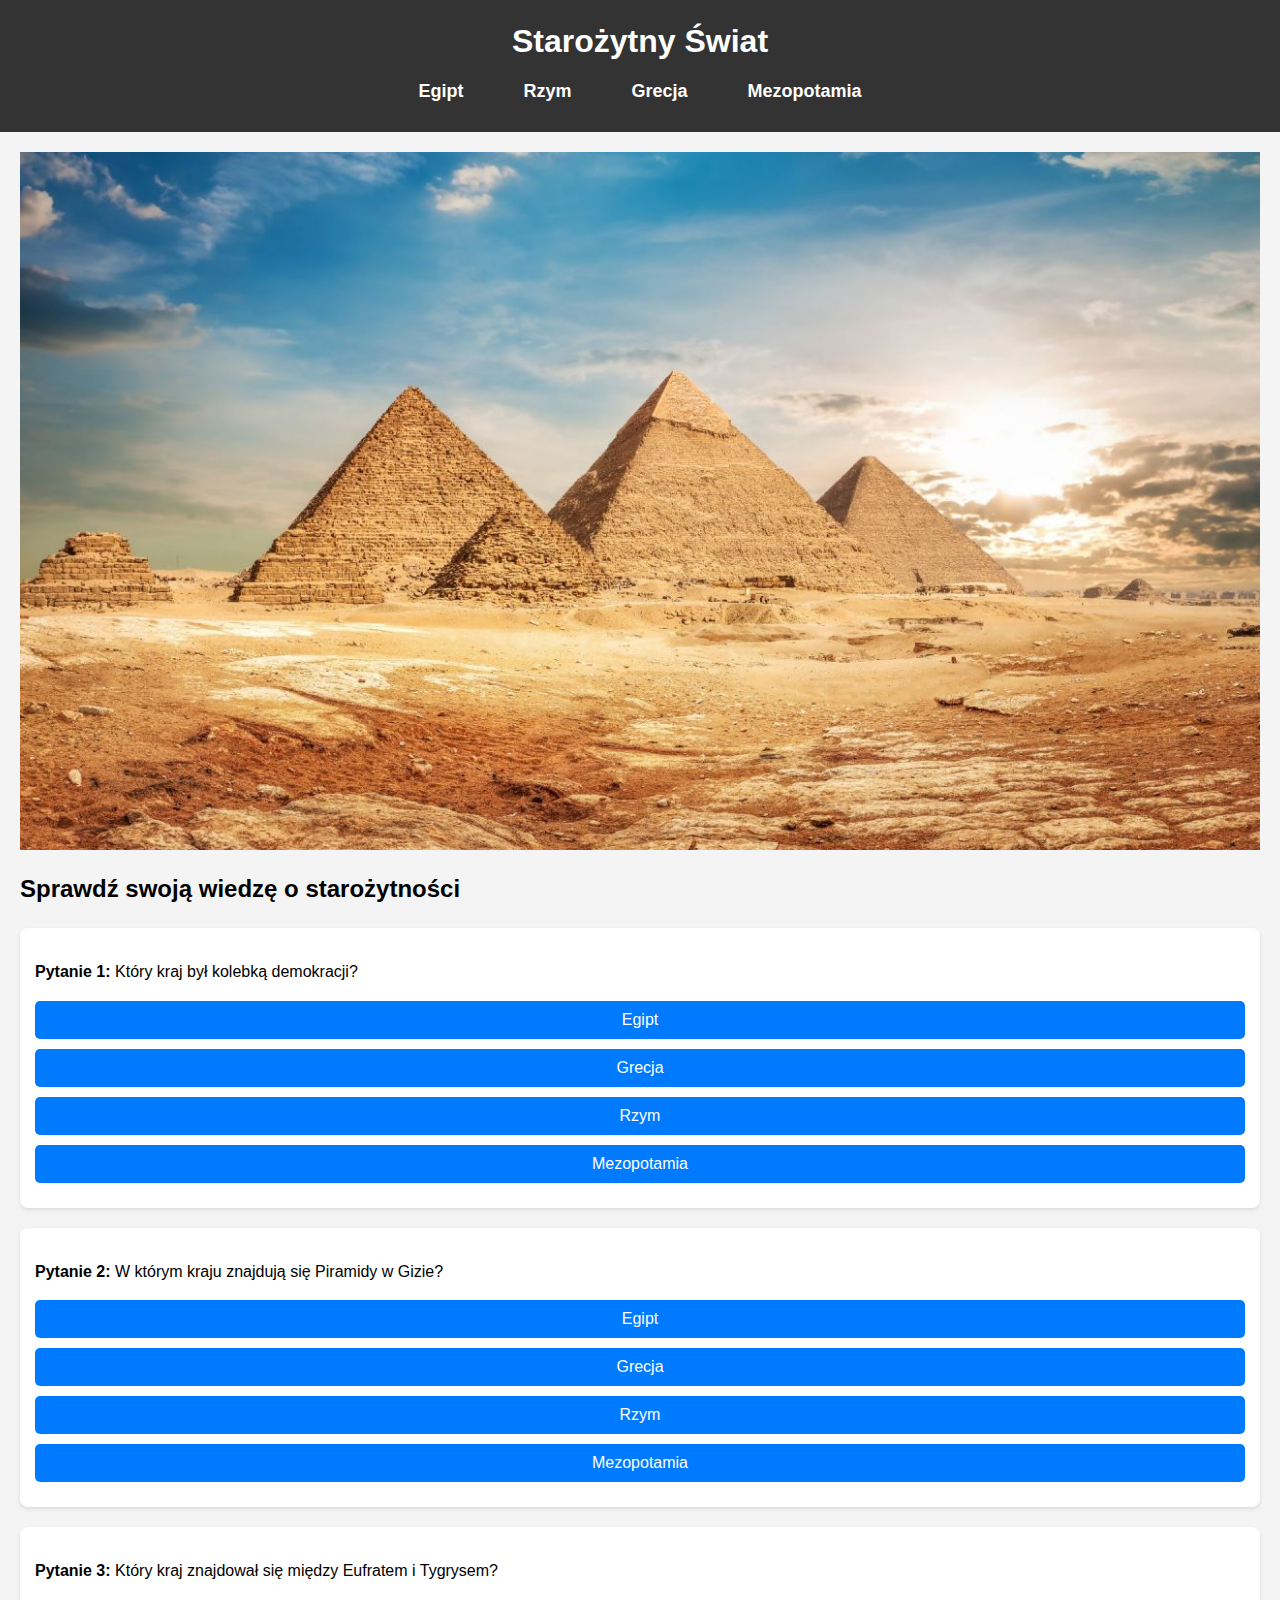
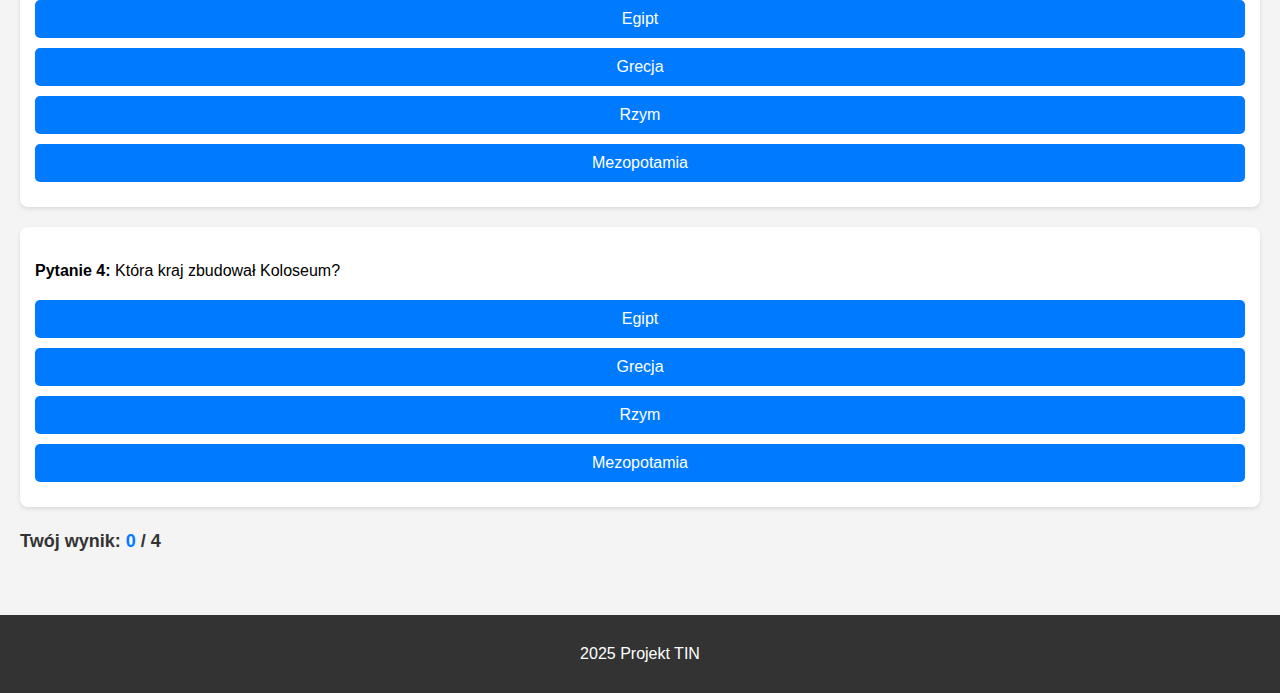
<file: index.html>
<!DOCTYPE html>
<html lang="en">
<head>
    <meta charset="UTF-8">
    <meta name="viewport" content="width=device-width, initial-scale=1.0">
    <title>Starożytny Świat</title>
    <link rel="stylesheet" href="style.css">
</head>
<body>
    <header>
        <h1>Starożytny Świat</h1>
        <nav>
            <ul>
                <li><a href="egypt.html">Egipt</a></li>
                <li><a href="rome.html">Rzym</a></li>
                <li><a href="greece.html">Grecja</a></li>
                <li><a href="mesopotamia.html">Mezopotamia</a></li>
            </ul>
        </nav>
    </header>
    <main>
        <div class="slider">
            <div class="slides">
                <img src="images/egypt.jpg" alt="Starożytny Egipt">
                <img src="images/rome.jpg" alt="Starożytny Rzym">
                <img src="images/greece.jpg" alt="Starożytna Grecja">
                <img src="images/mesopotamia.jpg" alt="Mezopotamia">
            </div>
        </div>        
        <section>
            <h2>Sprawdź swoją wiedzę o starożytności</h2>
            <div id="quiz">
                <div class="question">
                    <p><strong>Pytanie 1:</strong> Który kraj był kolebką demokracji?</p>
                    <button class="answer">Egipt</button>
                    <button class="answer" data-correct="true">Grecja</button>
                    <button class="answer">Rzym</button>
                    <button class="answer">Mezopotamia</button>
                    <div class="feedback hidden"></div>
                </div>
                <div class="question">
                    <p><strong>Pytanie 2:</strong> W którym kraju znajdują się Piramidy w Gizie?</p>
                    <button class="answer" data-correct="true">Egipt</button>
                    <button class="answer">Grecja</button>
                    <button class="answer">Rzym</button>
                    <button class="answer">Mezopotamia</button>
                    <div class="feedback hidden"></div>
                </div>
                <div class="question">
                    <p><strong>Pytanie 3:</strong> Który kraj znajdował się między Eufratem i Tygrysem?</p>
                    <button class="answer">Egipt</button>
                    <button class="answer">Grecja</button>
                    <button class="answer">Rzym</button>
                    <button class="answer" data-correct="true">Mezopotamia</button>
                    <div class="feedback hidden"></div>
                </div>
                <div class="question">
                    <p><strong>Pytanie 4:</strong> Która kraj zbudował Koloseum?</p>
                    <button class="answer">Egipt</button>
                    <button class="answer">Grecja</button>
                    <button class="answer" data-correct="true">Rzym</button>
                    <button class="answer">Mezopotamia</button>
                    <div class="feedback hidden"></div>
                </div>
            </div>
            <p id="score">Twój wynik: <span id="score-value">0</span> / 4</p>
        </section>
    </main>
    <footer>
        <p>2025 Projekt TIN</p>
    </footer>
    <script src="script.js"></script>
</body>
</html>
</file>
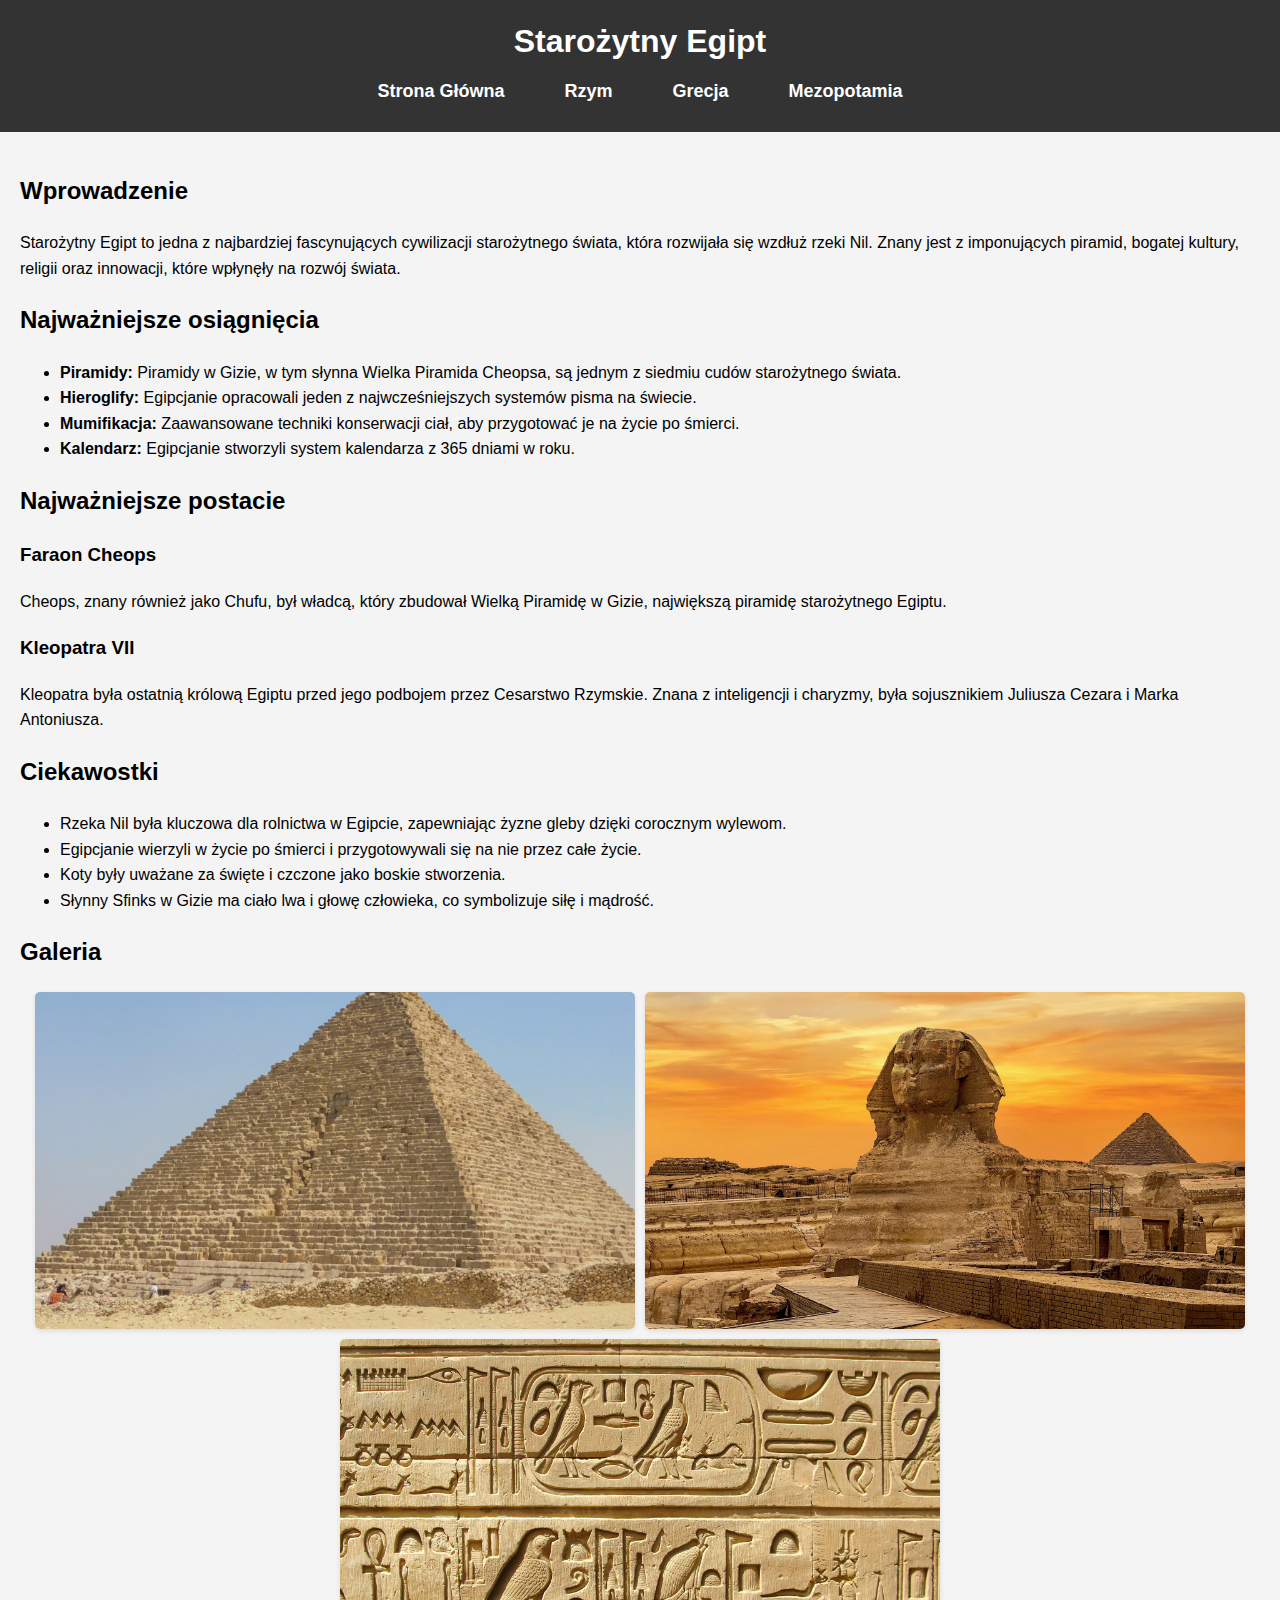
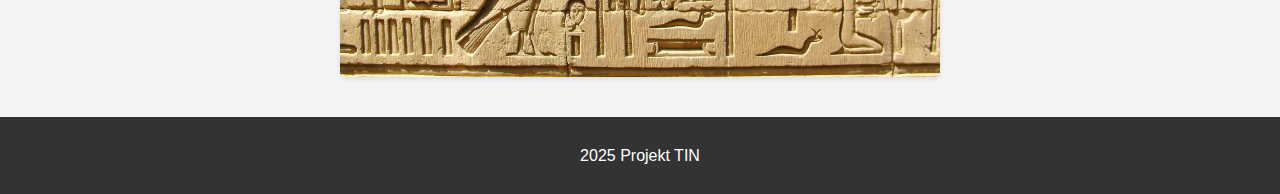
<file: egypt.html>
<!DOCTYPE html>
<html lang="en">
<head>
    <meta charset="UTF-8">
    <meta name="viewport" content="width=device-width, initial-scale=1.0">
    <title>Starożytny Egipt</title>
    <link rel="stylesheet" href="style.css">
</head>
<body>
    <header>
        <h1>Starożytny Egipt</h1>
        <nav>
            <ul>
                <li><a href="index.html">Strona Główna</a></li>
                <li><a href="rome.html">Rzym</a></li>
                <li><a href="greece.html">Grecja</a></li>
                <li><a href="mesopotamia.html">Mezopotamia</a></li>
            </ul>
        </nav>
    </header>
    <main>
        <section>
            <h2>Wprowadzenie</h2>
            <p>Starożytny Egipt to jedna z najbardziej fascynujących cywilizacji starożytnego świata, która rozwijała się wzdłuż rzeki Nil. Znany jest z imponujących piramid, bogatej kultury, religii oraz innowacji, które wpłynęły na rozwój świata.</p>
        </section>

        <section>
            <h2>Najważniejsze osiągnięcia</h2>
            <ul>
                <li><strong>Piramidy:</strong> Piramidy w Gizie, w tym słynna Wielka Piramida Cheopsa, są jednym z siedmiu cudów starożytnego świata.</li>
                <li><strong>Hieroglify:</strong> Egipcjanie opracowali jeden z najwcześniejszych systemów pisma na świecie.</li>
                <li><strong>Mumifikacja:</strong> Zaawansowane techniki konserwacji ciał, aby przygotować je na życie po śmierci.</li>
                <li><strong>Kalendarz:</strong> Egipcjanie stworzyli system kalendarza z 365 dniami w roku.</li>
            </ul>
        </section>

        <section>
            <h2>Najważniejsze postacie</h2>
            <article>
                <h3>Faraon Cheops</h3>
                <p>Cheops, znany również jako Chufu, był władcą, który zbudował Wielką Piramidę w Gizie, największą piramidę starożytnego Egiptu.</p>
            </article>
            <article>
                <h3>Kleopatra VII</h3>
                <p>Kleopatra była ostatnią królową Egiptu przed jego podbojem przez Cesarstwo Rzymskie. Znana z inteligencji i charyzmy, była sojusznikiem Juliusza Cezara i Marka Antoniusza.</p>
            </article>
        </section>

        <section>
            <h2>Ciekawostki</h2>
            <ul>
                <li>Rzeka Nil była kluczowa dla rolnictwa w Egipcie, zapewniając żyzne gleby dzięki corocznym wylewom.</li>
                <li>Egipcjanie wierzyli w życie po śmierci i przygotowywali się na nie przez całe życie.</li>
                <li>Koty były uważane za święte i czczone jako boskie stworzenia.</li>
                <li>Słynny Sfinks w Gizie ma ciało lwa i głowę człowieka, co symbolizuje siłę i mądrość.</li>
            </ul>
        </section>

        <section>
            <h2>Galeria</h2>
            <div class="gallery">
                <img src="images/pyramid.jpg" alt="Piramidy w Gizie" title="Piramidy w Gizie">
                <img src="images/sphinx.jpg" alt="Sfinks" title="Sfinks">
                <img src="images/hieroglyphs.jpg" alt="Hieroglify" title="Hieroglify">
            </div>
        </section>
    </main>
    <footer>
        <p>2025 Projekt TIN</p>
    </footer>
</body>
</html>
</file>
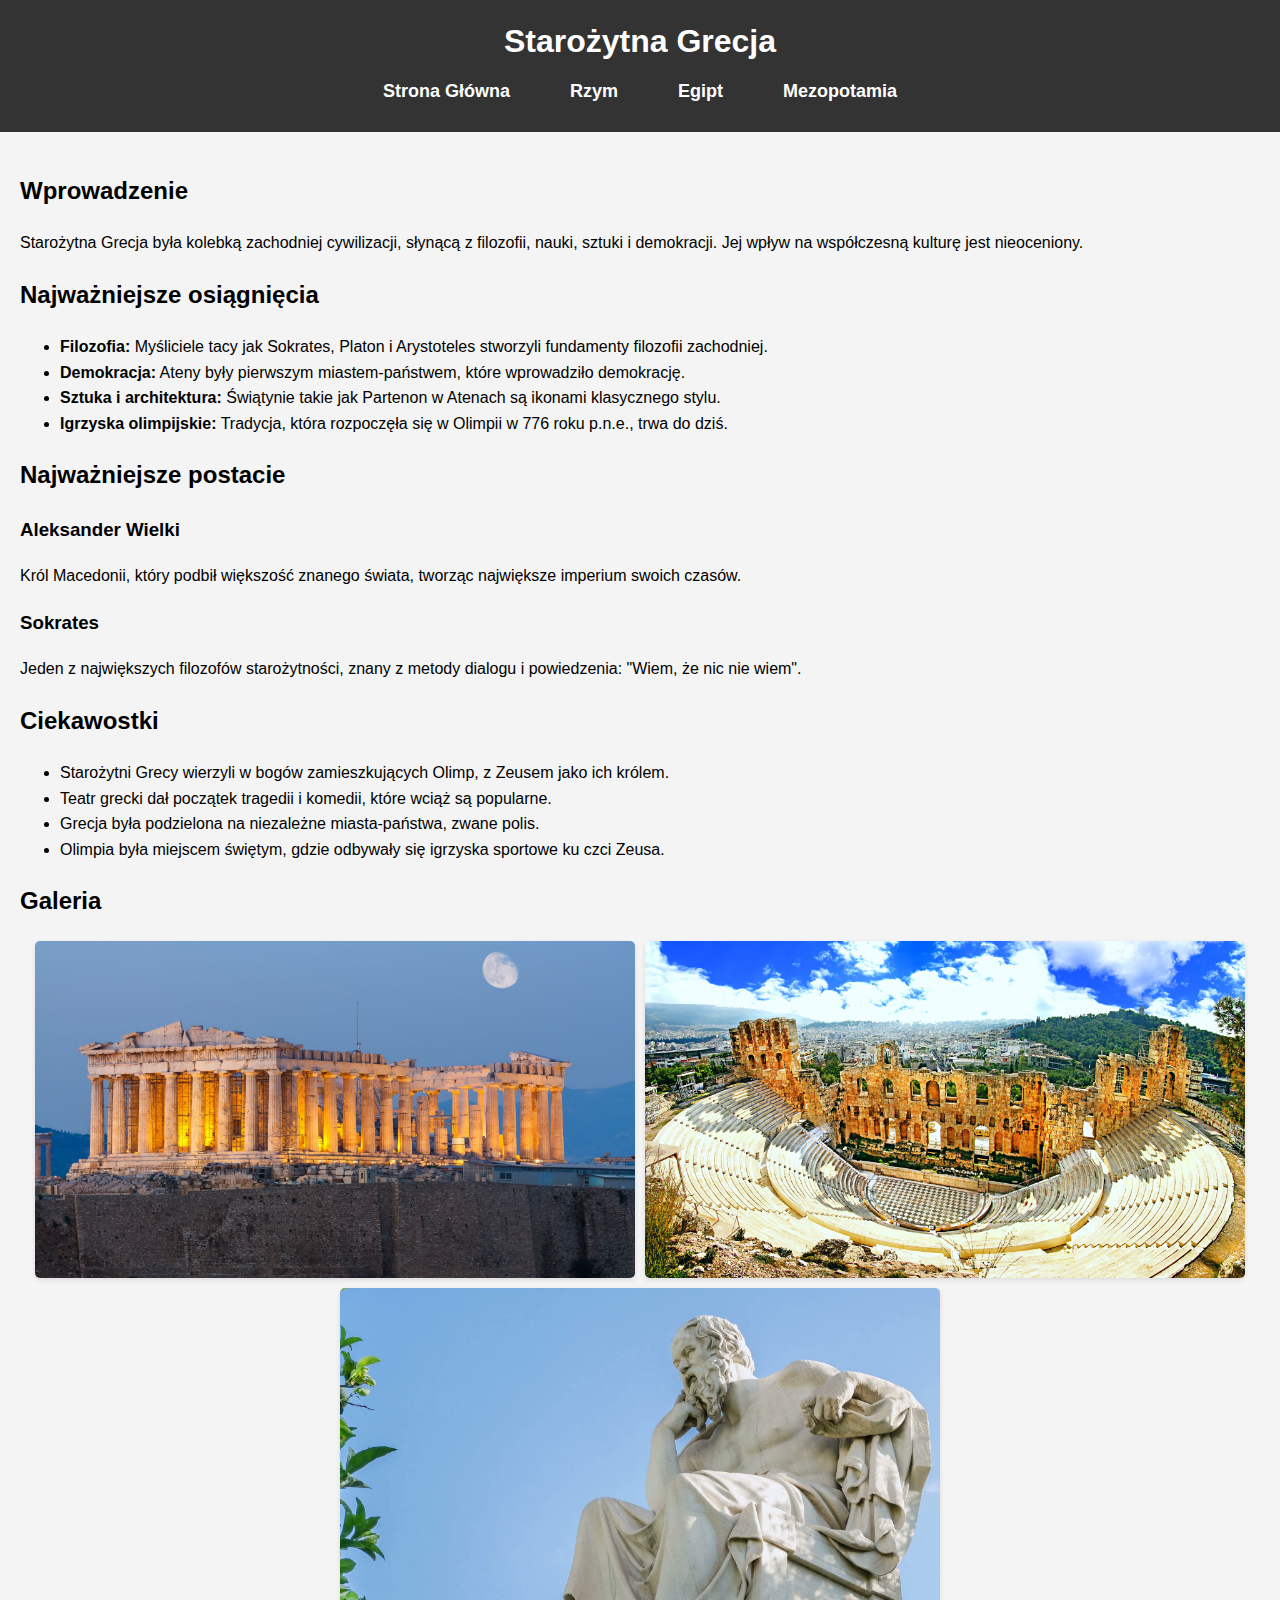
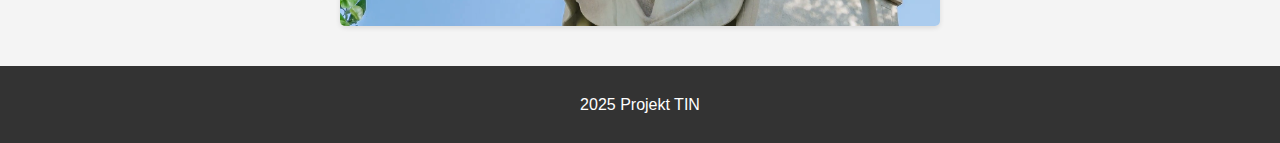
<file: greece.html>
<!DOCTYPE html>
<html lang="en">
<head>
    <meta charset="UTF-8">
    <meta name="viewport" content="width=device-width, initial-scale=1.0">
    <title>Starożytna Grecja</title>
    <link rel="stylesheet" href="style.css">
</head>
<body>
    <header>
        <h1>Starożytna Grecja</h1>
        <nav>
            <ul>
                <li><a href="index.html">Strona Główna</a></li>
                <li><a href="rome.html">Rzym</a></li>
                <li><a href="egypt.html">Egipt</a></li>
                <li><a href="mesopotamia.html">Mezopotamia</a></li>
            </ul>
        </nav>
    </header>
    <main>
        <section>
            <h2>Wprowadzenie</h2>
            <p>Starożytna Grecja była kolebką zachodniej cywilizacji, słynącą z filozofii, nauki, sztuki i demokracji. Jej wpływ na współczesną kulturę jest nieoceniony.</p>
        </section>

        <section>
            <h2>Najważniejsze osiągnięcia</h2>
            <ul>
                <li><strong>Filozofia:</strong> Myśliciele tacy jak Sokrates, Platon i Arystoteles stworzyli fundamenty filozofii zachodniej.</li>
                <li><strong>Demokracja:</strong> Ateny były pierwszym miastem-państwem, które wprowadziło demokrację.</li>
                <li><strong>Sztuka i architektura:</strong> Świątynie takie jak Partenon w Atenach są ikonami klasycznego stylu.</li>
                <li><strong>Igrzyska olimpijskie:</strong> Tradycja, która rozpoczęła się w Olimpii w 776 roku p.n.e., trwa do dziś.</li>
            </ul>
        </section>

        <section>
            <h2>Najważniejsze postacie</h2>
            <article>
                <h3>Aleksander Wielki</h3>
                <p>Król Macedonii, który podbił większość znanego świata, tworząc największe imperium swoich czasów.</p>
            </article>
            <article>
                <h3>Sokrates</h3>
                <p>Jeden z największych filozofów starożytności, znany z metody dialogu i powiedzenia: "Wiem, że nic nie wiem".</p>
            </article>
        </section>

        <section>
            <h2>Ciekawostki</h2>
            <ul>
                <li>Starożytni Grecy wierzyli w bogów zamieszkujących Olimp, z Zeusem jako ich królem.</li>
                <li>Teatr grecki dał początek tragedii i komedii, które wciąż są popularne.</li>
                <li>Grecja była podzielona na niezależne miasta-państwa, zwane polis.</li>
                <li>Olimpia była miejscem świętym, gdzie odbywały się igrzyska sportowe ku czci Zeusa.</li>
            </ul>
        </section>

        <section>
            <h2>Galeria</h2>
            <div class="gallery">
                <img src="images/partenon.jpg" alt="Partenon w Atenach" title="Partenon">
                <img src="images/amphitheater.jpg" alt="Amfiteatr" title="Amfiteatr">
                <img src="images/sokrates.jpg" alt="Sokrates" title="Sokrates">
            </div>
        </section>
    </main>
    <footer>
        <p>2025 Projekt TIN</p>
    </footer>
</body>
</html>
</file>
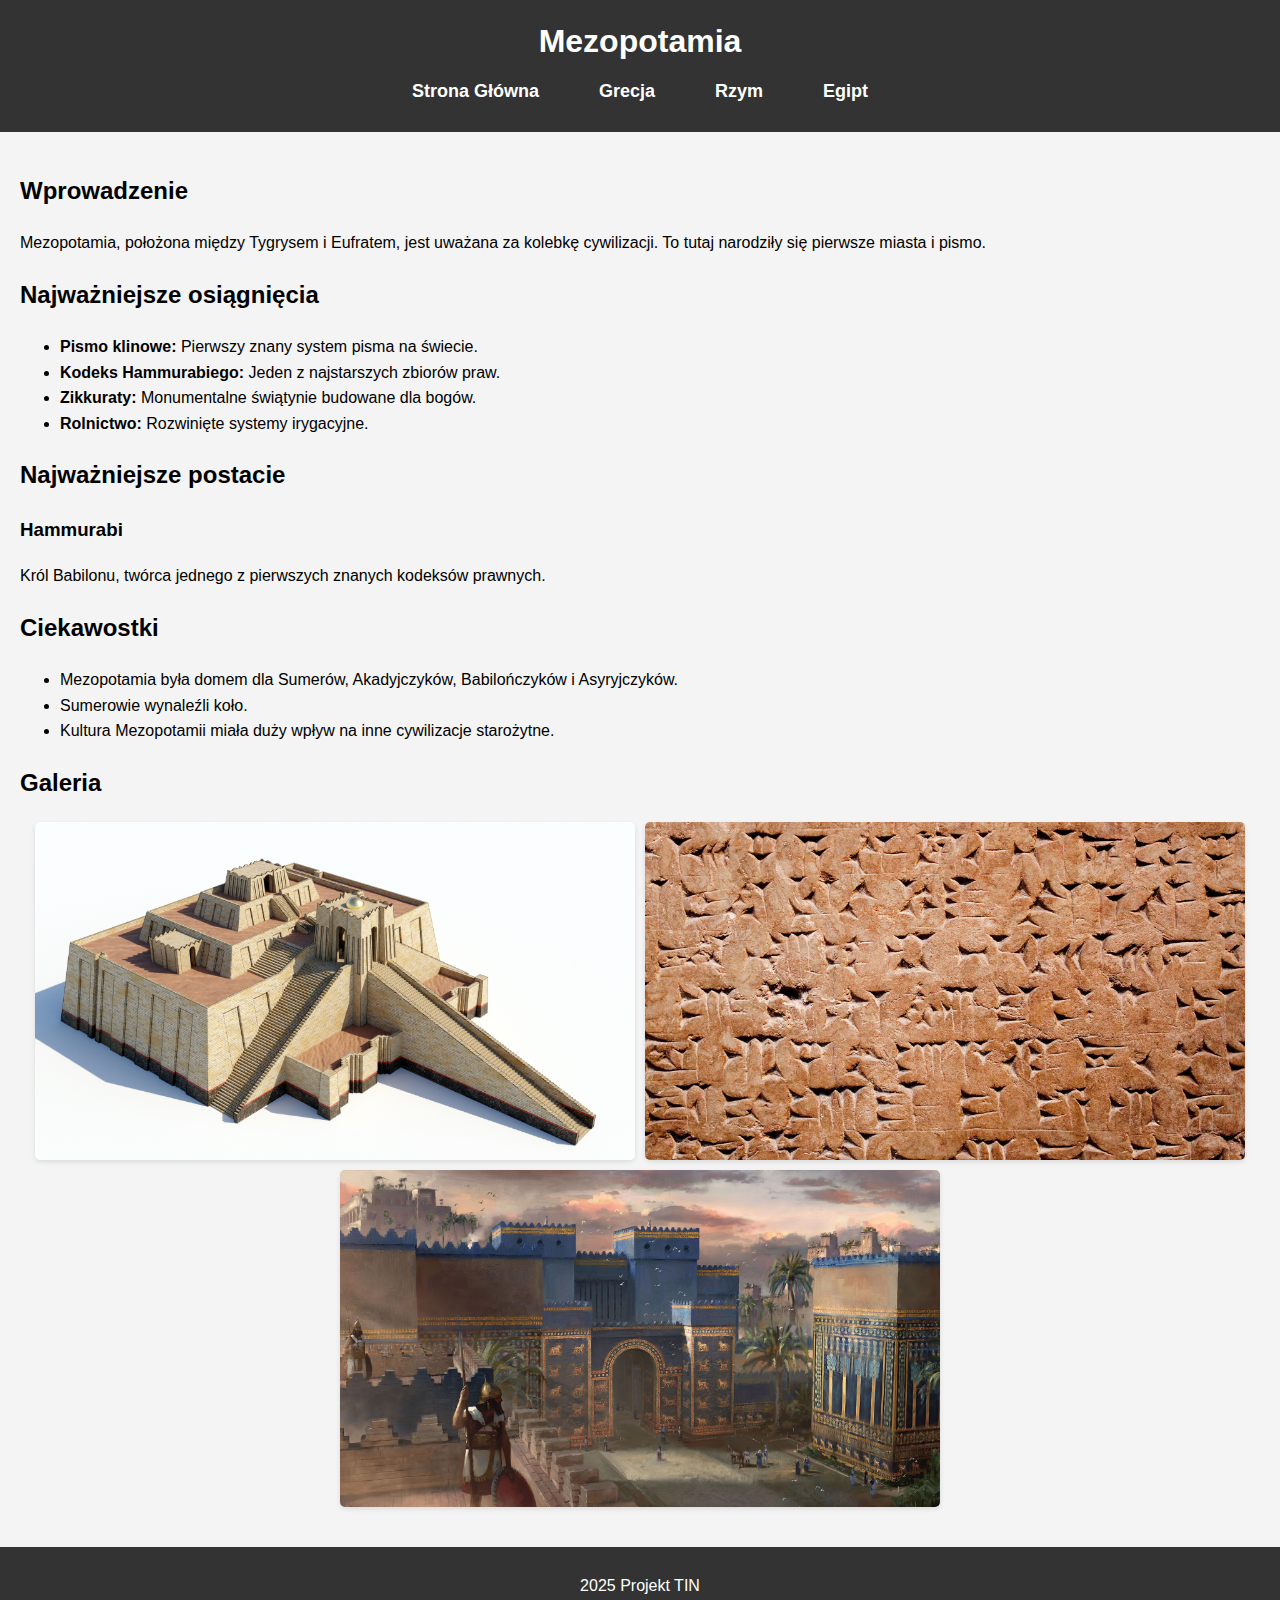
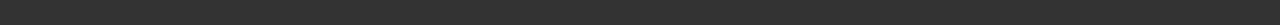
<file: mesopotamia.html>
<!DOCTYPE html>
<html lang="en">
<head>
    <meta charset="UTF-8">
    <meta name="viewport" content="width=device-width, initial-scale=1.0">
    <title>Mezopotamia</title>
    <link rel="stylesheet" href="style.css">
</head>
<body>
    <header>
        <h1>Mezopotamia</h1>
        <nav>
            <ul>
                <li><a href="index.html">Strona Główna</a></li>
                <li><a href="greece.html">Grecja</a></li>
                <li><a href="rome.html">Rzym</a></li>
                <li><a href="egypt.html">Egipt</a></li>
            </ul>
        </nav>
    </header>
    <main>
        <section>
            <h2>Wprowadzenie</h2>
            <p>Mezopotamia, położona między Tygrysem i Eufratem, jest uważana za kolebkę cywilizacji. To tutaj narodziły się pierwsze miasta i pismo.</p>
        </section>

        <section>
            <h2>Najważniejsze osiągnięcia</h2>
            <ul>
                <li><strong>Pismo klinowe:</strong> Pierwszy znany system pisma na świecie.</li>
                <li><strong>Kodeks Hammurabiego:</strong> Jeden z najstarszych zbiorów praw.</li>
                <li><strong>Zikkuraty:</strong> Monumentalne świątynie budowane dla bogów.</li>
                <li><strong>Rolnictwo:</strong> Rozwinięte systemy irygacyjne.</li>
            </ul>
        </section>

        <section>
            <h2>Najważniejsze postacie</h2>
            <article>
                <h3>Hammurabi</h3>
                <p>Król Babilonu, twórca jednego z pierwszych znanych kodeksów prawnych.</p>
            </article>
        </section>

        <section>
            <h2>Ciekawostki</h2>
            <ul>
                <li>Mezopotamia była domem dla Sumerów, Akadyjczyków, Babilończyków i Asyryjczyków.</li>
                <li>Sumerowie wynaleźli koło.</li>
                <li>Kultura Mezopotamii miała duży wpływ na inne cywilizacje starożytne.</li>
            </ul>
        </section>

        <section>
            <h2>Galeria</h2>
            <div class="gallery">
                <img src="images/ziggurat.jpg" alt="Zikkurat w Ur" title="Zikkurat">
                <img src="images/cuneiform.jpg" alt="Pismo klinowe" title="Pismo klinowe">
                <img src="images/babylon.jpg" alt="Brama Isztar w Babilonie" title="Brama Isztar">
            </div>
        </section>
    </main>
    <footer>
        <p>2025 Projekt TIN</p>
    </footer>
</body>
</html>
</file>
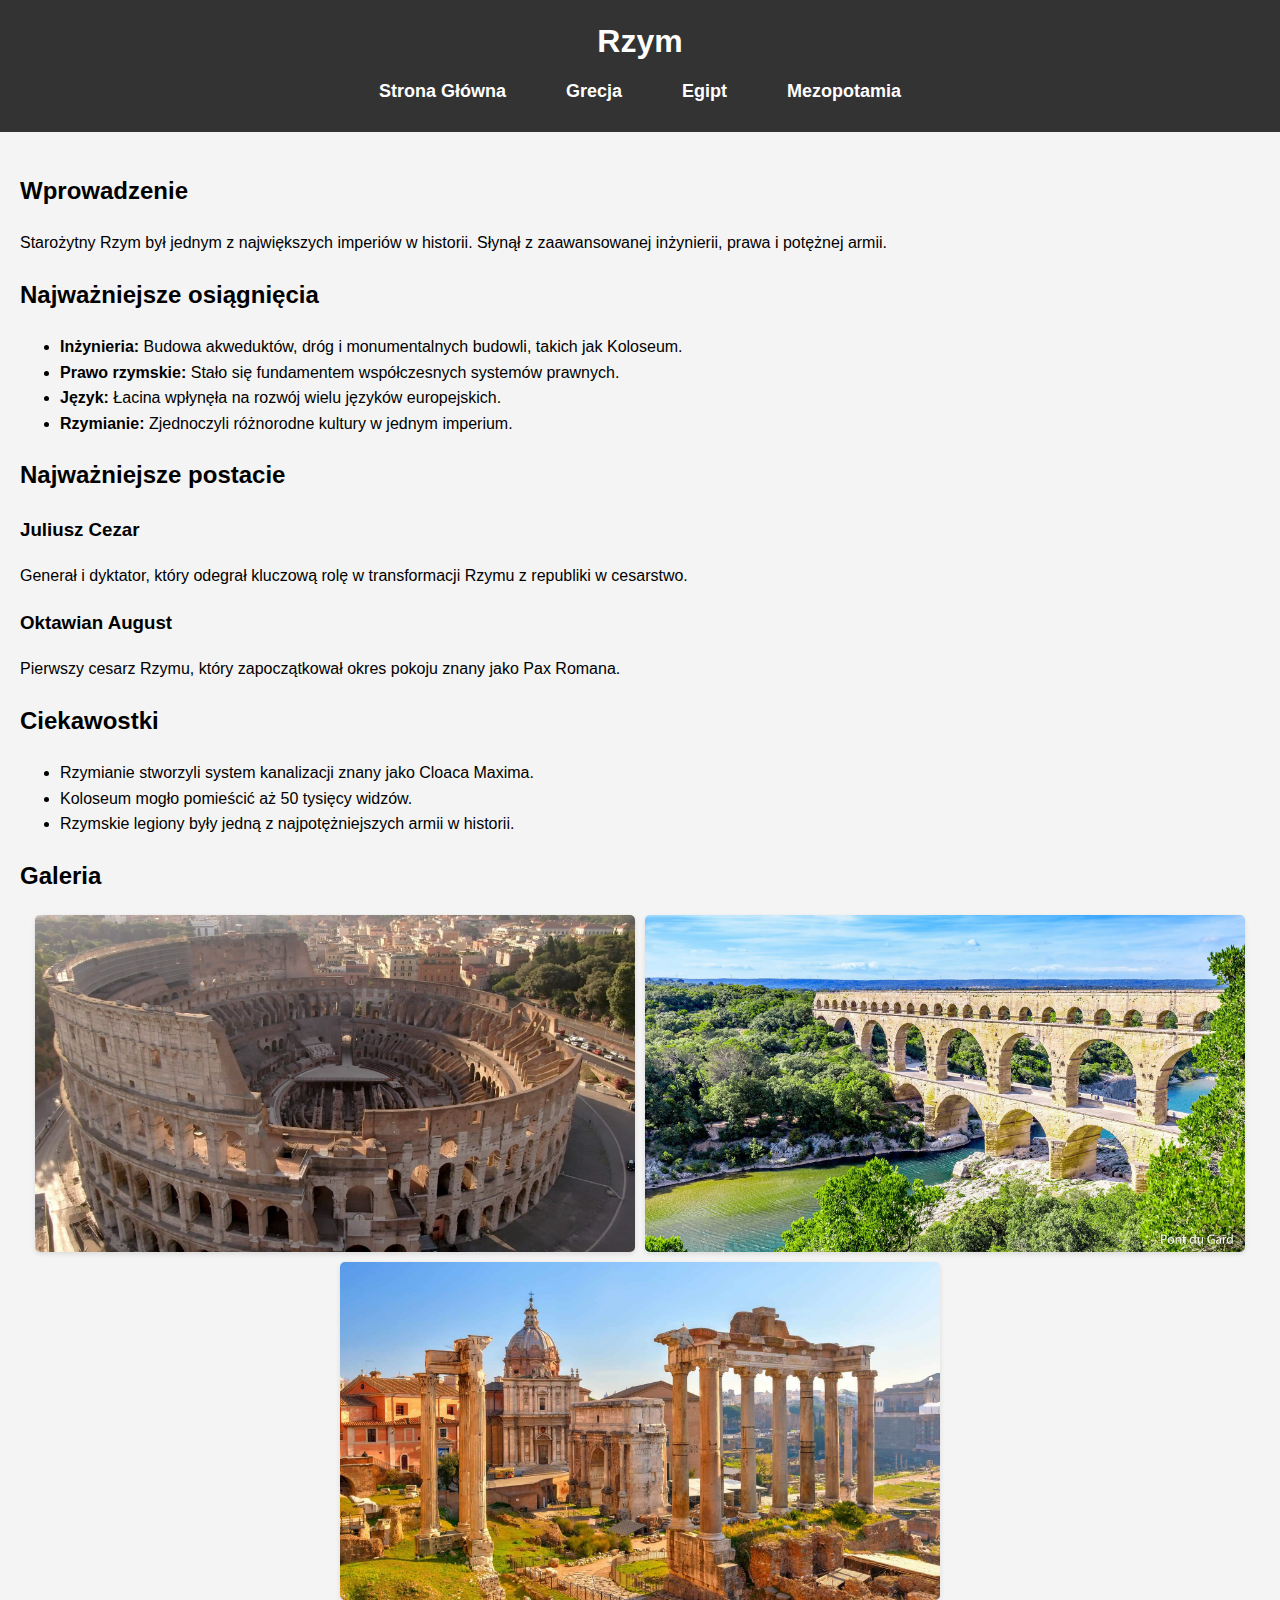
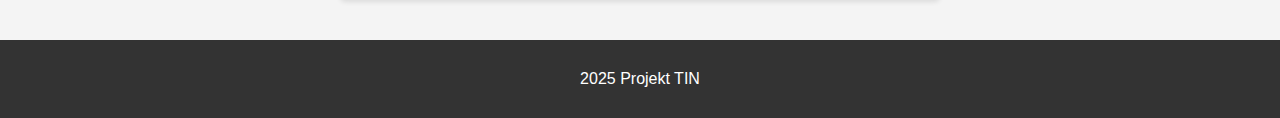
<file: rome.html>
<!DOCTYPE html>
<html lang="en">
<head>
    <meta charset="UTF-8">
    <meta name="viewport" content="width=device-width, initial-scale=1.0">
    <title>Rzym</title>
    <link rel="stylesheet" href="style.css">
</head>
<body>
    <header>
        <h1>Rzym</h1>
        <nav>
            <ul>
                <li><a href="index.html">Strona Główna</a></li>
                <li><a href="greece.html">Grecja</a></li>
                <li><a href="egypt.html">Egipt</a></li>
                <li><a href="mesopotamia.html">Mezopotamia</a></li>
            </ul>
        </nav>
    </header>
    <main>
        <section>
            <h2>Wprowadzenie</h2>
            <p>Starożytny Rzym był jednym z największych imperiów w historii. Słynął z zaawansowanej inżynierii, prawa i potężnej armii.</p>
        </section>

        <section>
            <h2>Najważniejsze osiągnięcia</h2>
            <ul>
                <li><strong>Inżynieria:</strong> Budowa akweduktów, dróg i monumentalnych budowli, takich jak Koloseum.</li>
                <li><strong>Prawo rzymskie:</strong> Stało się fundamentem współczesnych systemów prawnych.</li>
                <li><strong>Język:</strong> Łacina wpłynęła na rozwój wielu języków europejskich.</li>
                <li><strong>Rzymianie:</strong> Zjednoczyli różnorodne kultury w jednym imperium.</li>
            </ul>
        </section>

        <section>
            <h2>Najważniejsze postacie</h2>
            <article>
                <h3>Juliusz Cezar</h3>
                <p>Generał i dyktator, który odegrał kluczową rolę w transformacji Rzymu z republiki w cesarstwo.</p>
            </article>
            <article>
                <h3>Oktawian August</h3>
                <p>Pierwszy cesarz Rzymu, który zapoczątkował okres pokoju znany jako Pax Romana.</p>
            </article>
        </section>

        <section>
            <h2>Ciekawostki</h2>
            <ul>
                <li>Rzymianie stworzyli system kanalizacji znany jako Cloaca Maxima.</li>
                <li>Koloseum mogło pomieścić aż 50 tysięcy widzów.</li>
                <li>Rzymskie legiony były jedną z najpotężniejszych armii w historii.</li>
            </ul>
        </section>

        <section>
            <h2>Galeria</h2>
            <div class="gallery">
                <img src="images/colosseum.jpg" alt="Koloseum" title="Koloseum">
                <img src="images/aqueduct.jpg" alt="Akwedukt rzymski" title="Akwedukt">
                <img src="images/roman_forum.jpg" alt="Forum Romanum" title="Forum Romanum">
            </div>
        </section>
    </main>
    <footer>
        <p>2025 Projekt TIN</p>
    </footer>
</body>
</html>
</file>
<file: style.css>
body {
    font-family: Arial, sans-serif;
    line-height: 1.6;
    margin: 0;
    padding: 0;
    background-color: #f4f4f4;
}

header {
    background-color: #333;
    color: #fff;
    padding: 1rem 0;
    text-align: center;
}

header h1 {
    margin: 0;
}
nav {
    background-color: #333;
    padding: 10px 0;
}

nav ul {
    list-style: none;
    margin: 0;
    padding: 0;
    display: flex;
    justify-content: center;
}

nav ul li {
    margin: 0 15px;
}

nav ul li a {
    text-decoration: none;
    color: white;
    font-size: 18px;
    font-weight: bold;
    padding: 8px 15px;
    border-radius: 5px;
    transition: background-color 0.3s, color 0.3s;
}

nav ul li a:hover {
    background-color: #555;
    color: #ffd700;
}

nav ul li a.active {
    background-color: #555;
    color: #ffd700;
}


main {
    padding: 20px;
}

.slider {
    position: relative;
    overflow: hidden;
    max-width: 100%;
    display: flex;
    justify-content: center;
    align-items: center;
}

.slides {
    display: flex;
    transition: transform 0.5s ease-in-out;
}

.slides img {
    width: 100%;
    height: auto;
    flex-shrink: 0;
    display: block;
}


footer {
    text-align: center;
    padding: 10px 0;
    background: #333;
    color: #fff;
    margin-top: 20px;
}

@media (max-width: 600px) {
    nav ul li {
        display: block;
        margin: 5px 0;
    }
}

#quiz {
    margin: 20px 0;
}

.question {
    margin-bottom: 20px;
    background: #fff;
    padding: 15px;
    border-radius: 8px;
    box-shadow: 0 2px 4px rgba(0, 0, 0, 0.1);
}

button.answer {
    display: block;
    margin: 10px 0;
    padding: 10px;
    width: 100%;
    background-color: #007bff;
    color: white;
    border: none;
    border-radius: 5px;
    cursor: pointer;
    font-size: 16px;
    transition: background-color 0.3s ease;
}

button.answer:hover {
    background-color: #0056b3;
}

button.answer.correct {
    background-color: #28a745;
    color: #fff;
    border-color: #28a745;
}

button.answer.incorrect {
    background-color: #dc3545;
    color: #fff;
    border-color: #dc3545;
}

button.answer.disabled {
    cursor: not-allowed;
    opacity: 0.7;
}

#score {
    font-size: 18px;
    margin-bottom: 20px;
    font-weight: bold;
    color: #333;
}

#score-value {
    color: #007bff;
}

.gallery {
    display: flex;
    gap: 10px;
    justify-content: center;
    flex-wrap: wrap;
}

.gallery img {
    max-width: 600px;
    border-radius: 5px;
    box-shadow: 0 2px 5px rgba(0, 0, 0, 0.1);
    transition: transform 0.3s ease;
}

.gallery img:hover {
    transform: scale(1.05);
}
</file>
